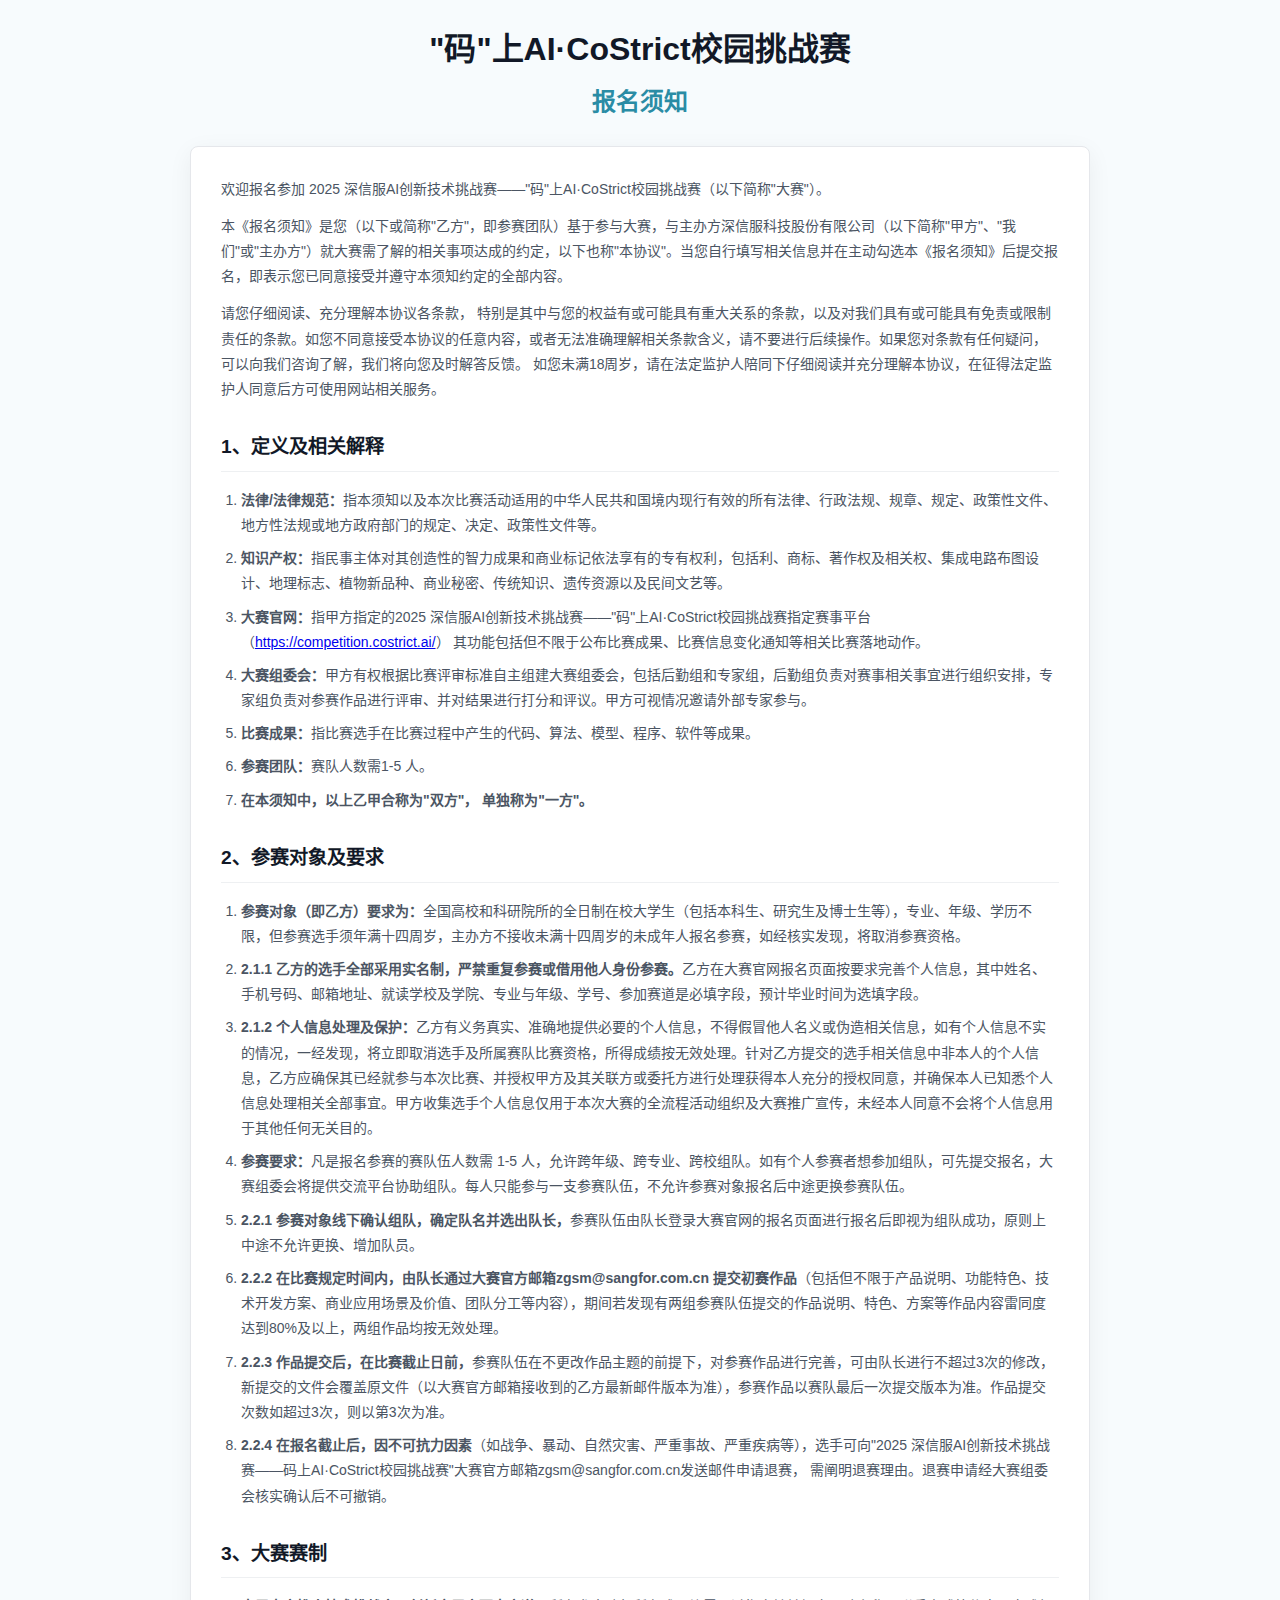
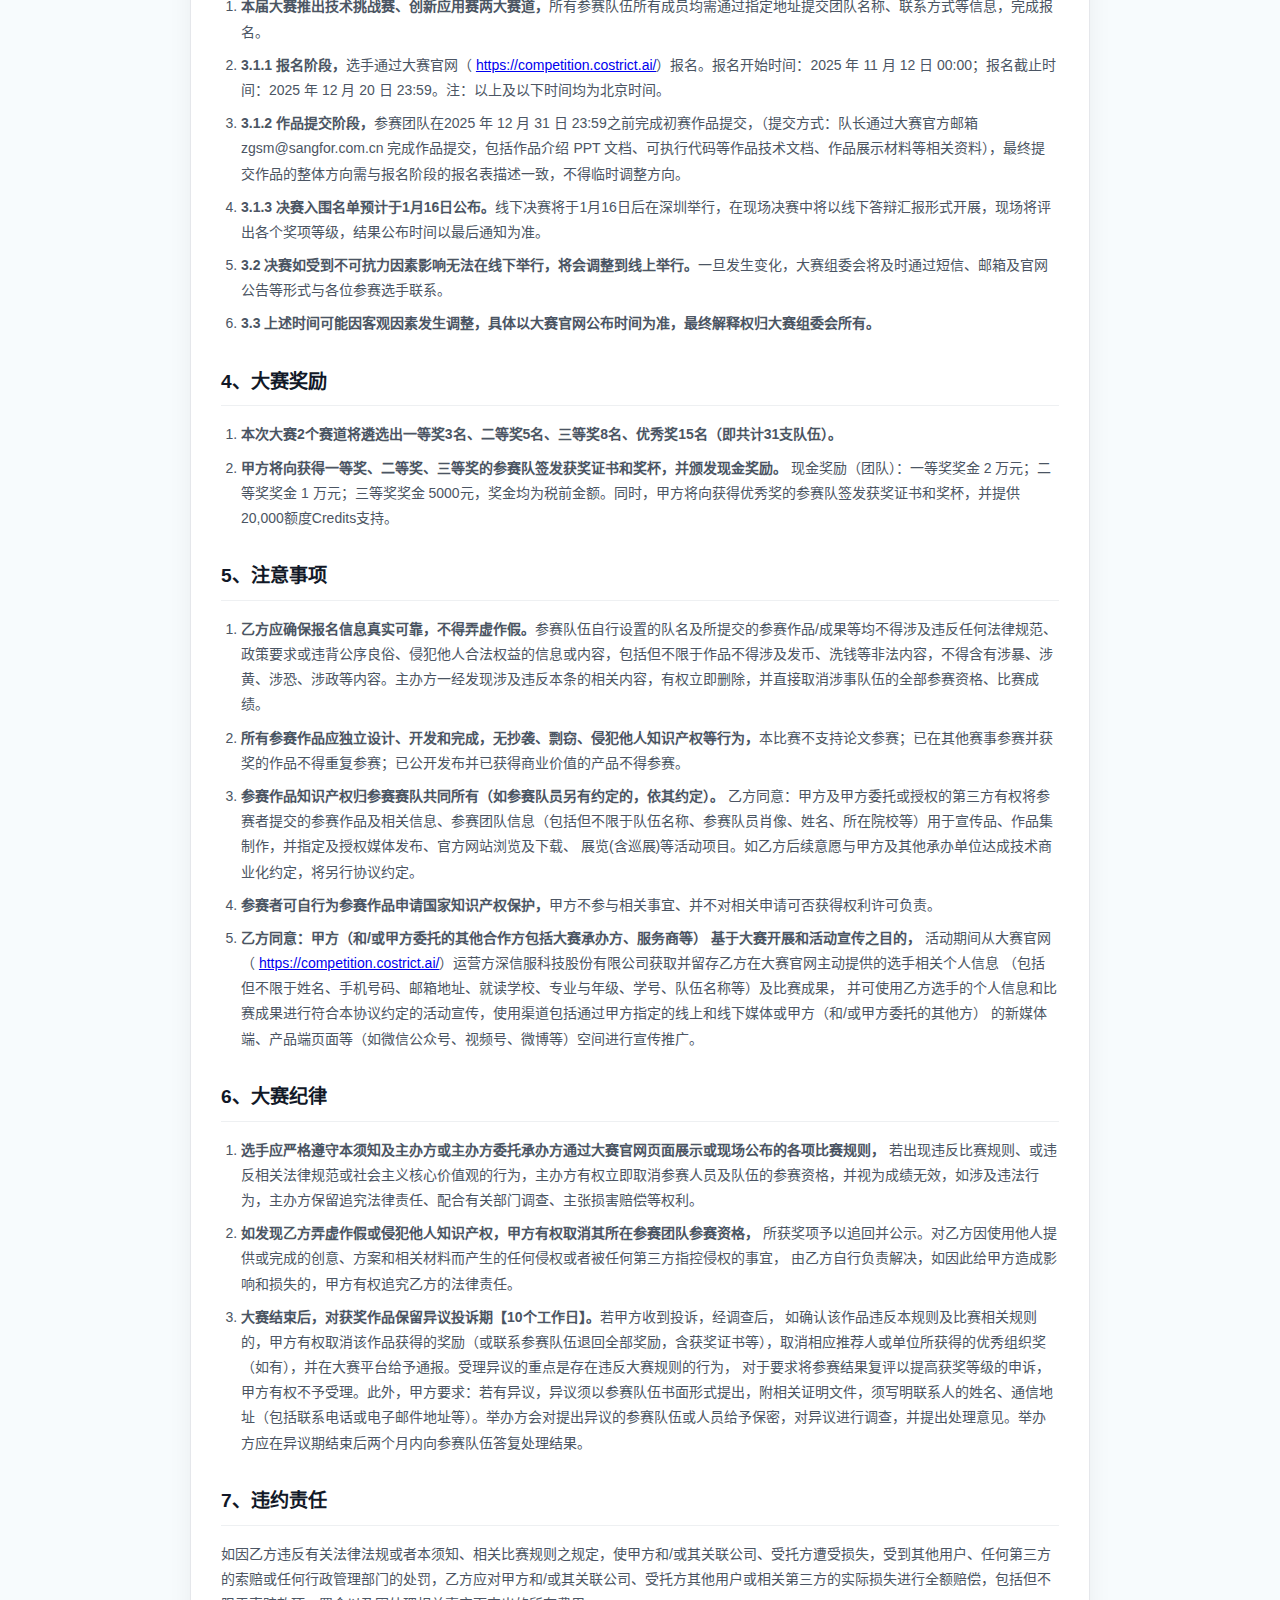
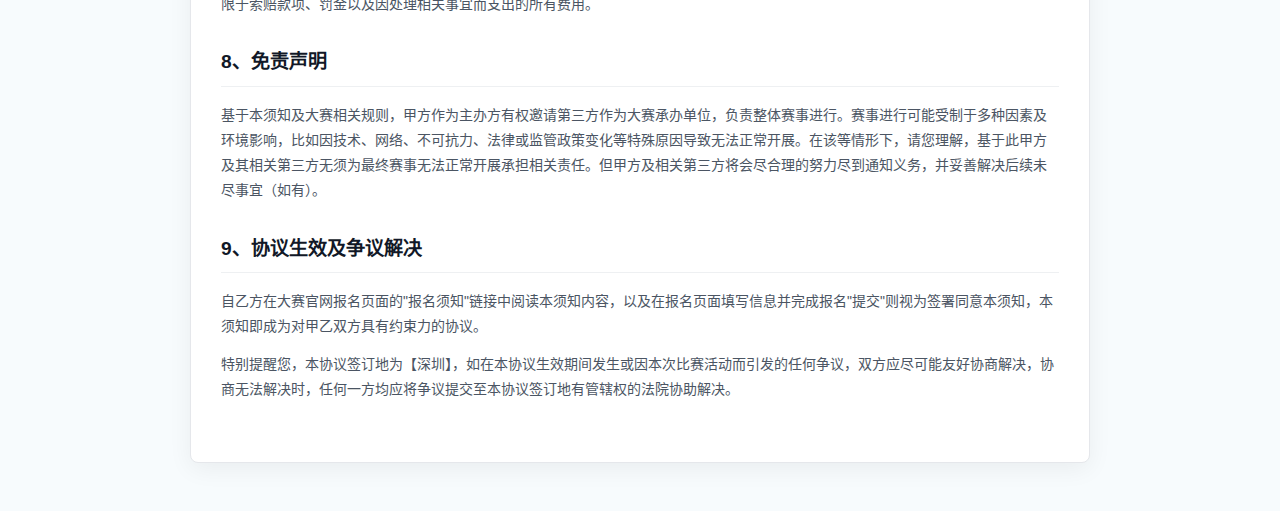
<file: web/notice.html>
<!DOCTYPE html>
<html lang="zh-CN">
<head>
    <meta charset="UTF-8">
    <meta name="viewport" content="width=device-width, initial-scale=1.0">
    <title>报名须知 - "码"上AI·CoStrict校园挑战赛</title>
    <link rel="stylesheet" href="static/styles.css">
    <style>
        /* 报名须知页面专用样式 */
        .notice-container {
            max-width: 900px;
            margin: 0 auto;
        }
        
        .notice-header {
            text-align: center;
            margin-bottom: 24px;
        }
        
        .notice-header h1 {
            font-size: 2rem;
            color: #111827;
            margin-bottom: 8px;
        }
        
        .notice-header h2 {
            font-size: 1.5rem;
            color: #2a8ca5;
            margin-bottom: 16px;
        }
        
        .notice-content {
            background: #fff;
            border: 1px solid #e5e7eb;
            border-radius: 8px;
            padding: 30px;
            box-shadow: 0 6px 24px rgba(0, 0, 0, 0.06);
            margin-bottom: 24px;
        }
        
        .notice-section {
            margin-bottom: 30px;
        }
        
        .notice-section h3 {
            font-size: 1.2rem;
            color: #111827;
            margin-bottom: 16px;
            padding-bottom: 8px;
            border-bottom: 1px solid #eef0f2;
        }
        
        .notice-section p, .notice-section li {
            font-size: 14px;
            line-height: 1.8;
            color: #4b5563;
            margin-bottom: 12px;
        }
        
        .notice-section ul {
            padding-left: 20px;
            margin-bottom: 16px;
        }
        
        .notice-section ol {
            padding-left: 20px;
            margin-bottom: 16px;
        }
        
        .notice-section li {
            margin-bottom: 8px;
        }
        
        .notice-back {
            text-align: center;
            margin-top: 24px;
        }
        
        .back-btn {
            background: #45afd5;
            color: #fff;
            border: none;
            padding: 10px 20px;
            font-size: 14px;
            border-radius: 4px;
            cursor: pointer;
            transition: background-color 0.2s ease, box-shadow 0.2s ease;
            text-decoration: none;
            display: inline-block;
        }
        
        .back-btn:hover {
            background: #3a9fc0;
            box-shadow: 0 2px 8px rgba(69, 175, 213, 0.30);
        }
        
        .highlight {
            background-color: #f7fbfd;
            border-left: 3px solid #45afd5;
            padding: 10px 12px;
            margin: 16px 0;
            border-radius: 0 4px 4px 0;
        }
        
        @media (max-width: 768px) {
            .notice-container {
                padding: 16px;
            }
            
            .notice-header h1 {
                font-size: 1.5rem;
            }
            
            .notice-header h2 {
                font-size: 1.2rem;
            }
            
            .notice-content {
                padding: 20px;
            }
        }
    </style>
</head>
<body>
    <div class="notice-container">
        <header class="notice-header">
            <h1>"码"上AI·CoStrict校园挑战赛</h1>
            <h2>报名须知</h2>
        </header>
        
        <main class="notice-content">
            <div class="notice-section">
                <p>欢迎报名参加 2025 深信服AI创新技术挑战赛——"码"上AI·CoStrict校园挑战赛（以下简称"大赛"）。</p>
                <p>本《报名须知》是您（以下或简称"乙方"，即参赛团队）基于参与大赛，与主办方深信服科技股份有限公司（以下简称"甲方"、"我们"或"主办方"）就大赛需了解的相关事项达成的约定，以下也称"本协议"。当您自行填写相关信息并在主动勾选本《报名须知》后提交报名，即表示您已同意接受并遵守本须知约定的全部内容。</p>
                <p>请您仔细阅读、充分理解本协议各条款， 特别是其中与您的权益有或可能具有重大关系的条款，以及对我们具有或可能具有免责或限制责任的条款。如您不同意接受本协议的任意内容，或者无法准确理解相关条款含义，请不要进行后续操作。如果您对条款有任何疑问，可以向我们咨询了解，我们将向您及时解答反馈。 如您未满18周岁，请在法定监护人陪同下仔细阅读并充分理解本协议，在征得法定监护人同意后方可使用网站相关服务。</p>
            </div>
            
            <div class="notice-section">
                <h3>1、定义及相关解释</h3>
                <ol>
                    <li><strong>法律/法律规范：</strong>指本须知以及本次比赛活动适用的中华人民共和国境内现行有效的所有法律、行政法规、规章、规定、政策性文件、地方性法规或地方政府部门的规定、决定、政策性文件等。</li>
                    <li><strong>知识产权：</strong>指民事主体对其创造性的智力成果和商业标记依法享有的专有权利，包括利、商标、著作权及相关权、集成电路布图设计、地理标志、植物新品种、商业秘密、传统知识、遗传资源以及民间文艺等。</li>
                    <li><strong>大赛官网：</strong>指甲方指定的2025 深信服AI创新技术挑战赛——"码"上AI·CoStrict校园挑战赛指定赛事平台（<a href="https://competition.costrict.ai/" target="_blank" rel="noopener noreferrer">https://competition.costrict.ai/</a>） 其功能包括但不限于公布比赛成果、比赛信息变化通知等相关比赛落地动作。</li>
                    <li><strong>大赛组委会：</strong>甲方有权根据比赛评审标准自主组建大赛组委会，包括后勤组和专家组，后勤组负责对赛事相关事宜进行组织安排，专家组负责对参赛作品进行评审、并对结果进行打分和评议。甲方可视情况邀请外部专家参与。</li>
                    <li><strong>比赛成果：</strong>指比赛选手在比赛过程中产生的代码、算法、模型、程序、软件等成果。</li>
                    <li><strong>参赛团队：</strong>赛队人数需1-5 人。</li>
                    <li><strong>在本须知中，以上乙甲合称为"双方"， 单独称为"一方"。</strong></li>
                </ol>
            </div>
            
            <div class="notice-section">
                <h3>2、参赛对象及要求</h3>
                <ol>
                    <li><strong>参赛对象（即乙方）要求为：</strong>全国高校和科研院所的全日制在校大学生（包括本科生、研究生及博士生等），专业、年级、学历不限，但参赛选手须年满十四周岁，主办方不接收未满十四周岁的未成年人报名参赛，如经核实发现，将取消参赛资格。</li>
                    <li>
                        <strong>2.1.1 乙方的选手全部采用实名制，严禁重复参赛或借用他人身份参赛。</strong>乙方在大赛官网报名页面按要求完善个人信息，其中姓名、手机号码、邮箱地址、就读学校及学院、专业与年级、学号、参加赛道是必填字段，预计毕业时间为选填字段。
                    </li>
                    <li>
                        <strong>2.1.2 个人信息处理及保护：</strong>乙方有义务真实、准确地提供必要的个人信息，不得假冒他人名义或伪造相关信息，如有个人信息不实的情况，一经发现，将立即取消选手及所属赛队比赛资格，所得成绩按无效处理。针对乙方提交的选手相关信息中非本人的个人信息，乙方应确保其已经就参与本次比赛、并授权甲方及其关联方或委托方进行处理获得本人充分的授权同意，并确保本人已知悉个人信息处理相关全部事宜。甲方收集选手个人信息仅用于本次大赛的全流程活动组织及大赛推广宣传，未经本人同意不会将个人信息用于其他任何无关目的。
                    </li>
                    <li><strong>参赛要求：</strong>凡是报名参赛的赛队伍人数需 1-5 人，允许跨年级、跨专业、跨校组队。如有个人参赛者想参加组队，可先提交报名，大赛组委会将提供交流平台协助组队。每人只能参与一支参赛队伍，不允许参赛对象报名后中途更换参赛队伍。</li>
                    <li><strong>2.2.1 参赛对象线下确认组队，确定队名并选出队长，</strong>参赛队伍由队长登录大赛官网的报名页面进行报名后即视为组队成功，原则上中途不允许更换、增加队员。</li>
                    <li><strong>2.2.2 在比赛规定时间内，由队长通过大赛官方邮箱zgsm@sangfor.com.cn 提交初赛作品</strong>（包括但不限于产品说明、功能特色、技术开发方案、商业应用场景及价值、团队分工等内容），期间若发现有两组参赛队伍提交的作品说明、特色、方案等作品内容雷同度达到80%及以上，两组作品均按无效处理。</li>
                    <li><strong>2.2.3 作品提交后，在比赛截止日前，</strong>参赛队伍在不更改作品主题的前提下，对参赛作品进行完善，可由队长进行不超过3次的修改， 新提交的文件会覆盖原文件（以大赛官方邮箱接收到的乙方最新邮件版本为准），参赛作品以赛队最后一次提交版本为准。作品提交次数如超过3次，则以第3次为准。</li>
                    <li><strong>2.2.4 在报名截止后，因不可抗力因素</strong>（如战争、暴动、自然灾害、严重事故、严重疾病等），选手可向"2025 深信服AI创新技术挑战赛——码上AI·CoStrict校园挑战赛"大赛官方邮箱zgsm@sangfor.com.cn发送邮件申请退赛， 需阐明退赛理由。退赛申请经大赛组委会核实确认后不可撤销。</li>
                </ol>
            </div>
            
            <div class="notice-section">
                <h3>3、大赛赛制</h3>
                <ol>
                    <li><strong>本届大赛推出技术挑战赛、创新应用赛两大赛道，</strong>所有参赛队伍所有成员均需通过指定地址提交团队名称、联系方式等信息，完成报名。</li>
                    <li>
                        <strong>3.1.1 报名阶段，</strong>选手通过大赛官网（ <a href="https://competition.costrict.ai/" target="_blank" rel="noopener noreferrer">https://competition.costrict.ai/</a>）报名。报名开始时间：2025 年 11 月 12 日 00:00；报名截止时间：2025 年 12 月 20 日 23:59。注：以上及以下时间均为北京时间。
                    </li>
                    <li>
                        <strong>3.1.2 作品提交阶段，</strong>参赛团队在2025 年 12 月 31 日 23:59之前完成初赛作品提交，（提交方式：队长通过大赛官方邮箱zgsm@sangfor.com.cn 完成作品提交，包括作品介绍 PPT 文档、可执行代码等作品技术文档、作品展示材料等相关资料），最终提交作品的整体方向需与报名阶段的报名表描述一致，不得临时调整方向。
                    </li>
                    <li>
                        <strong>3.1.3 决赛入围名单预计于1月16日公布。</strong>线下决赛将于1月16日后在深圳举行，在现场决赛中将以线下答辩汇报形式开展，现场将评出各个奖项等级，结果公布时间以最后通知为准。
                    </li>
                    <li><strong>3.2 决赛如受到不可抗力因素影响无法在线下举行，将会调整到线上举行。</strong>一旦发生变化，大赛组委会将及时通过短信、邮箱及官网公告等形式与各位参赛选手联系。</li>
                    <li><strong>3.3 上述时间可能因客观因素发生调整，具体以大赛官网公布时间为准，最终解释权归大赛组委会所有。</strong></li>
                </ol>
            </div>
            
            <div class="notice-section">
                <h3>4、大赛奖励</h3>
                <ol>
                    <li><strong>本次大赛2个赛道将遴选出一等奖3名、二等奖5名、三等奖8名、优秀奖15名（即共计31支队伍）。</strong></li>
                    <li>
                        <strong>甲方将向获得一等奖、二等奖、三等奖的参赛队签发获奖证书和奖杯，并颁发现金奖励。</strong> 现金奖励（团队）：一等奖奖金 2 万元；二等奖奖金 1 万元；三等奖奖金 5000元，奖金均为税前金额。同时，甲方将向获得优秀奖的参赛队签发获奖证书和奖杯，并提供20,000额度Credits支持。
                    </li>
                </ol>
            </div>
            
            <div class="notice-section">
                <h3>5、注意事项</h3>
                <ol>
                    <li><strong>乙方应确保报名信息真实可靠，不得弄虚作假。</strong>参赛队伍自行设置的队名及所提交的参赛作品/成果等均不得涉及违反任何法律规范、政策要求或违背公序良俗、侵犯他人合法权益的信息或内容，包括但不限于作品不得涉及发币、洗钱等非法内容，不得含有涉暴、涉黄、涉恐、涉政等内容。主办方一经发现涉及违反本条的相关内容，有权立即删除，并直接取消涉事队伍的全部参赛资格、比赛成绩。</li>
                    <li><strong>所有参赛作品应独立设计、开发和完成，无抄袭、剽窃、侵犯他人知识产权等行为，</strong>本比赛不支持论文参赛；已在其他赛事参赛并获奖的作品不得重复参赛；已公开发布并已获得商业价值的产品不得参赛。</li>
                    <li><strong>参赛作品知识产权归参赛赛队共同所有（如参赛队员另有约定的，依其约定）。</strong> 乙方同意：甲方及甲方委托或授权的第三方有权将参赛者提交的参赛作品及相关信息、参赛团队信息（包括但不限于队伍名称、参赛队员肖像、姓名、所在院校等）用于宣传品、作品集制作，并指定及授权媒体发布、官方网站浏览及下载、 展览(含巡展)等活动项目。如乙方后续意愿与甲方及其他承办单位达成技术商业化约定，将另行协议约定。</li>
                    <li><strong>参赛者可自行为参赛作品申请国家知识产权保护，</strong>甲方不参与相关事宜、并不对相关申请可否获得权利许可负责。</li>
                    <li>
                        <strong>乙方同意：甲方（和/或甲方委托的其他合作方包括大赛承办方、服务商等） 基于大赛开展和活动宣传之目的，</strong> 活动期间从大赛官网（ <a href="https://competition.costrict.ai/" target="_blank" rel="noopener noreferrer">https://competition.costrict.ai/</a>）运营方深信服科技股份有限公司获取并留存乙方在大赛官网主动提供的选手相关个人信息 （包括但不限于姓名、手机号码、邮箱地址、就读学校、专业与年级、学号、队伍名称等）及比赛成果， 并可使用乙方选手的个人信息和比赛成果进行符合本协议约定的活动宣传，使用渠道包括通过甲方指定的线上和线下媒体或甲方（和/或甲方委托的其他方） 的新媒体端、产品端页面等（如微信公众号、视频号、微博等）空间进行宣传推广。
                    </li>
                </ol>
            </div>
            
            <div class="notice-section">
                <h3>6、大赛纪律</h3>
                <ol>
                    <li><strong>选手应严格遵守本须知及主办方或主办方委托承办方通过大赛官网页面展示或现场公布的各项比赛规则，</strong> 若出现违反比赛规则、或违反相关法律规范或社会主义核心价值观的行为，主办方有权立即取消参赛人员及队伍的参赛资格，并视为成绩无效，如涉及违法行为，主办方保留追究法律责任、配合有关部门调查、主张损害赔偿等权利。</li>
                    <li><strong>如发现乙方弄虚作假或侵犯他人知识产权，甲方有权取消其所在参赛团队参赛资格，</strong> 所获奖项予以追回并公示。对乙方因使用他人提供或完成的创意、方案和相关材料而产生的任何侵权或者被任何第三方指控侵权的事宜， 由乙方自行负责解决，如因此给甲方造成影响和损失的，甲方有权追究乙方的法律责任。</li>
                    <li>
                        <strong>大赛结束后，对获奖作品保留异议投诉期【10个工作日】。</strong>若甲方收到投诉，经调查后， 如确认该作品违反本规则及比赛相关规则的，甲方有权取消该作品获得的奖励（或联系参赛队伍退回全部奖励，含获奖证书等），取消相应推荐人或单位所获得的优秀组织奖（如有），并在大赛平台给予通报。受理异议的重点是存在违反大赛规则的行为， 对于要求将参赛结果复评以提高获奖等级的申诉，甲方有权不予受理。此外，甲方要求：若有异议，异议须以参赛队伍书面形式提出，附相关证明文件，须写明联系人的姓名、通信地址（包括联系电话或电子邮件地址等）。举办方会对提出异议的参赛队伍或人员给予保密，对异议进行调查，并提出处理意见。举办方应在异议期结束后两个月内向参赛队伍答复处理结果。
                    </li>
                </ol>
            </div>
            
            <div class="notice-section">
                <h3>7、违约责任</h3>
                <p>如因乙方违反有关法律法规或者本须知、相关比赛规则之规定，使甲方和/或其关联公司、受托方遭受损失，受到其他用户、任何第三方的索赔或任何行政管理部门的处罚，乙方应对甲方和/或其关联公司、受托方其他用户或相关第三方的实际损失进行全额赔偿，包括但不限于索赔款项、罚金以及因处理相关事宜而支出的所有费用。</p>
            </div>
            
            <div class="notice-section">
                <h3>8、免责声明</h3>
                <p>基于本须知及大赛相关规则，甲方作为主办方有权邀请第三方作为大赛承办单位，负责整体赛事进行。赛事进行可能受制于多种因素及环境影响，比如因技术、网络、不可抗力、法律或监管政策变化等特殊原因导致无法正常开展。在该等情形下，请您理解，基于此甲方及其相关第三方无须为最终赛事无法正常开展承担相关责任。但甲方及相关第三方将会尽合理的努力尽到通知义务，并妥善解决后续未尽事宜（如有）。</p>
            </div>
            
            <div class="notice-section">
                <h3>9、协议生效及争议解决</h3>
                <p>自乙方在大赛官网报名页面的"报名须知"链接中阅读本须知内容，以及在报名页面填写信息并完成报名"提交"则视为签署同意本须知，本须知即成为对甲乙双方具有约束力的协议。</p>
                <p>特别提醒您，本协议签订地为【深圳】，如在本协议生效期间发生或因本次比赛活动而引发的任何争议，双方应尽可能友好协商解决，协商无法解决时，任何一方均应将争议提交至本协议签订地有管辖权的法院协助解决。</p>
            </div>
        </main>
        </div>
    </div>
</body>
</html>
</file>
<file: web/static/styles.css>
/* 基础样式重置 */
* {
    margin: 0;
    padding: 0;
    box-sizing: border-box;
}

body {
    font-family: -apple-system, BlinkMacSystemFont, "Segoe UI", Roboto, "Helvetica Neue", Arial, sans-serif;
    background: #f7fbfd; /* 使用浅蓝色背景，更贴近深信服色调 */
    min-height: 100vh;
    padding: 24px;
    line-height: 1.6;
    color: #2f3133;
}

.container {
    max-width: 800px;
    margin: 0 auto;
}

/* 截止时间提醒样式 */
.deadline-notice .intro {
    background: #e6f7ff;
    border: 1px solid #91d5ff;
    border-radius: 8px;
    padding: 16px 24px;
    box-shadow: 0 6px 24px rgba(0, 0, 0, 0.06);
    margin-bottom: 0;
}

.deadline-content {
    display: flex;
    align-items: center;
    font-size: 16px;
    color: #0958d9;
    font-weight: 500;
}

.deadline-label {
    margin-right: 5px;
}

.deadline-time {
    font-weight: 600;
}

/* 头部样式 */
.header {
    text-align: center;
    color: #222;
    margin-bottom: 12px;
    padding: 0 4px;
}

/* 顶部图片横幅 */
.hero-banner {
    margin-bottom: 16px;
    border-radius: 8px;
    overflow: hidden;
    border: 1px solid #e5e7eb;
    background: #f0f2f5;
}

.hero-banner img {
    display: block;
    width: 100%;
    height: 200px; /* 更接近参考截图高度 */
    object-fit: cover;
}

/* 参赛须知 */
.intro {
    background: #fff;
    border: 1px solid #e5e7eb;
    border-radius: 8px;
    padding: 20px 24px;
    box-shadow: 0 6px 24px rgba(0, 0, 0, 0.06);
    margin-bottom: 16px;
}

.notice-list {
    color: #4b5563;
    font-size: 14px;
    margin-left: 18px;
}

.notice-list li + li { margin-top: 8px; }

.intro .link { color: #45afd5; text-decoration: none; }
.intro .link:hover { text-decoration: underline; }

.tip { color: #6b7280; font-size: 13px; margin-top: 12px; }

.header h1 {
    font-size: 1.75rem;
    margin-bottom: 6px;
    font-weight: 600;
}

.subtitle {
    font-size: 0.95rem;
    color: #5f6368;
}

/* 表单容器 */
.form {
    background: #fff;
    border-radius: 8px;
    padding: 28px;
    box-shadow: 0 6px 24px rgba(0, 0, 0, 0.06);
    border: 1px solid #e5e7eb;
}

/* 内联输入（区号 + 手机号） */
.input-inline {
    display: block; /* 仅手机号输入时使用单列布局，避免过窄 */
}

.input-inline select {
    padding: 10px 12px;
    border: 1px solid #dcdfe6;
    border-radius: 4px;
    background-color: #fff;
    font-size: 14px;
}

/* (移除学籍上传相关样式) */

/* 单选按钮组 */
.radio-group { display: flex; gap: 24px; }
.radio-group label { color: #4b5563; font-weight: 500; }

.form-section {
    margin-bottom: 30px;
}

.form-section:not(:last-child) {
    border-bottom: 1px solid #e0e0e0;
    padding-bottom: 30px;
}

.form-section h2 {
    font-size: 1.1rem;
    color: #111827;
    margin-bottom: 14px;
    padding-bottom: 8px;
    border-bottom: 1px solid #eef0f2;
}

/* 表单组 */
.form-group {
    margin-bottom: 10px;
}

.form-group label {
    display: block;
    margin-bottom: 8px;
    font-weight: 700; /* 加粗 */
    color: #111827; /* 加黑（更深的文本色） */
    font-size: 0.95rem;
}

.field-description {
    background: #f7fbfd;
    border-left: 3px solid #45afd5;
    padding: 10px 12px;
    margin-bottom: 10px;
    border-radius: 0 4px 4px 0;
}

.field-description p {
    margin: 0 0 6px 0;
    font-size: 13px;
    color: #4b5563;
    line-height: 1.5;
}

.field-description p:last-child {
    margin-bottom: 0;
}

.form-group label.required::after {
    content: " *";
    color: #e74c3c;
}

.form-group input,
.form-group select,
.form-group textarea {
    width: 100%;
    padding: 10px 12px;
    border: 1px solid #dcdfe6;
    border-radius: 4px;
    font-size: 14px;
    transition: border-color 0.2s ease, box-shadow 0.2s ease;
    font-family: inherit;
    background-color: #fff;
}

.form-group input:focus,
.form-group select:focus,
.form-group textarea:focus {
    outline: none;
    border-color: #45afd5; /* 深信服蓝色主色 */
    box-shadow: 0 0 0 3px rgba(69, 175, 213, 0.15);
}

.form-group input:invalid:not(:placeholder-shown),
.form-group select:invalid:not(:placeholder-shown) {
    border-color: #d93025;
}

.form-group textarea {
    resize: vertical;
    min-height: 120px;
}

/* 错误提示 */
.error-message {
    display: block;
    color: #d93025;
    font-size: 12px;
    margin-top: 6px;
    min-height: 18px;
}

/* 提交按钮 */
.form-actions {
    text-align: center;
    margin-top: 24px;
}

.submit-btn {
    background: #45afd5;
    color: #fff;
    border: 1px solid #3a9fc0;
    padding: 10px 20px;
    font-size: 14px;
    border-radius: 4px;
    cursor: pointer;
    transition: background-color 0.2s ease, box-shadow 0.2s ease, transform 0.02s ease;
    font-weight: 500;
    min-width: 120px;
}

.submit-btn:hover:not(:disabled) {
    background: #3a9fc0;
    box-shadow: 0 2px 8px rgba(69, 175, 213, 0.30);
}

.submit-btn:active:not(:disabled) {
    transform: translateY(1px);
}

.submit-btn:disabled {
    opacity: 0.6;
    cursor: not-allowed;
}

/* 成功提示 */
.success-message {
    background: #fff;
    border-radius: 8px;
    padding: 24px;
    box-shadow: 0 6px 24px rgba(0, 0, 0, 0.06);
    border: 1px solid #e5e7eb;
    text-align: center;
    margin-top: 16px;
}

/* 同意条款 */
.agree {
    margin-top: 8px;
    margin-bottom: 8px;
}

.checkbox {
    color: #4b5563;
    font-size: 13px;
    display: flex;
    align-items: center;
}

.checkbox input {
    margin-right: 6px;
}

.checkbox .link {
    color: #45afd5;
    text-decoration: none;
    margin-left: 4px;
}

.checkbox .link:hover { text-decoration: underline; }

.success-content {
    max-width: 400px;
    margin: 0 auto;
}

.success-icon {
    width: 48px;
    height: 48px;
    color: #22c55e;
    margin: 0 auto 12px;
    stroke-width: 2.5;
}

.success-content h3 {
    font-size: 1.25rem;
    color: #14532d;
    margin-bottom: 6px;
}

.success-content p {
    color: #666;
    font-size: 1rem;
}

/* 响应式设计 */
@media (max-width: 768px) {
    body {
        padding: 16px;
    }

    .header h1 {
        font-size: 1.5rem;
    }

    .form {
        padding: 20px;
    }

    .form-section h2 {
        font-size: 1rem;
    }

    .submit-btn {
        width: 100%;
        padding: 12px;
    }
}

@media (max-width: 480px) {
    .header h1 {
        font-size: 1.25rem;
    }

    .subtitle {
        font-size: 0.9rem;
    }

    .form {
        padding: 16px 14px;
    }
}

/* 加载动画 */
@keyframes spin {
    0% { transform: rotate(0deg); }
    100% { transform: rotate(360deg); }
}

.btn-loader::before {
    content: "";
    display: inline-block;
    width: 14px;
    height: 14px;
    border: 2px solid rgba(255, 255, 255, 0.35);
    border-top-color: #fff;
    border-radius: 50%;
    animation: spin 0.8s linear infinite;
    margin-right: 8px;
    vertical-align: middle;
}

/* ========== Toast 通知 ========== */
.toast-container {
    position: fixed;
    top: 16px;
    right: 16px;
    z-index: 9999;
    display: flex;
    flex-direction: column;
    gap: 10px;
    pointer-events: none; /* 允许点击穿透到页面（单个 toast 自行控制） */
}

.toast {
    min-width: 240px;
    max-width: 90vw;
    background: #fff;
    border: 1px solid #e5e7eb;
    border-left-width: 4px;
    border-radius: 6px;
    box-shadow: 0 10px 30px rgba(0, 0, 0, 0.08);
    padding: 10px 12px 10px 12px;
    display: flex;
    align-items: flex-start;
    gap: 10px;
    color: #374151;
    pointer-events: auto; /* 允许 hover/点击关闭 */
    animation: toast-in 200ms ease-out;
}

.toast .toast-icon {
    flex: 0 0 auto;
    width: 18px;
    height: 18px;
    margin-top: 2px;
}

.toast .toast-content {
    flex: 1 1 auto;
}

.toast .toast-title {
    font-weight: 600;
    font-size: 14px;
    margin-bottom: 2px;
}

.toast .toast-message {
    font-size: 13px;
    color: #4b5563;
}

.toast .toast-close {
    flex: 0 0 auto;
    margin-left: 8px;
    background: transparent;
    border: none;
    color: #9ca3af;
    cursor: pointer;
    padding: 2px;
}

.toast-info { border-left-color: #5cbbdb; }
.toast-success { border-left-color: #22c55e; }
.toast-error { border-left-color: #ef4444; }

@keyframes toast-in {
    0% { opacity: 0; transform: translateY(-6px) scale(0.98); }
    100% { opacity: 1; transform: translateY(0) scale(1); }
}

@keyframes toast-out {
    0% { opacity: 1; transform: translateY(0) scale(1); }
    100% { opacity: 0; transform: translateY(-6px) scale(0.98); }
}

@media (max-width: 480px) {
    .toast-container {
        left: 12px;
        right: 12px;
    }
}

/* 团队成员表单样式 */
.member-item {
    border: 1px solid #e5e7eb;
    border-radius: 8px;
    padding: 20px;
    margin-bottom: 20px;
    background-color: #f0f7fa;
    position: relative;
}

.member-header {
    display: flex;
    justify-content: space-between;
    align-items: center;
    margin-bottom: 16px;
    padding-bottom: 8px;
    border-bottom: 1px solid #e0e0e0;
}

.member-header h3 {
    font-size: 1.1rem;
    color: #111827;
    margin: 0;
    font-weight: 600;
}

.member-captain {
    color: #4b5563;
    font-size: 0.9rem;
}

.member-captain input {
    margin-right: 6px;
}

.member-captain {
    color: #4b5563;
    font-size: 0.9rem;
    padding: 4px 8px;
    border-radius: 4px;
    border: 1px solid #d1d5db;
}

.member-captain.captain-selected {
    background-color: #e6f7fa;
    border: 1px solid #5cbbdb;
    color: #2a8ca5;
    font-weight: 600;
}

.member-remove {
    margin-left: 12px;
}

.remove-member-btn {
    background: #ef4444;
    color: #fff;
    border: none;
    padding: 4px 8px;
    border-radius: 4px;
    font-size: 0.8rem;
    cursor: pointer;
    transition: background-color 0.2s ease;
}

.remove-member-btn:hover {
    background: #d62828;
}

.secondary-btn {
    background: #68c2db;
    color: #fff;
    border: none;
    padding: 8px 16px;
    border-radius: 4px;
    font-size: 0.9rem;
    cursor: pointer;
    transition: background-color 0.2s ease;
}

.member-actions {
    display: flex;
    align-items: center;
    gap: 12px;
}

.toggle-btn {
    background: #e6f7fa;
    color: #2a8ca5;
    border: 1px solid #a3ddeb;
    padding: 2px 6px;
    border-radius: 4px;
    font-size: 0.7rem;
    margin-left: 8px;
    cursor: pointer;
    transition: all 0.2s ease;
    position: relative;
    top: -2px;
}

.toggle-btn:hover {
    background: #d0edf7;
    border-color: #5cbbdb;
}

.member-header h3 .toggle-btn {
    font-size: 0.7rem;
    padding: 2px 6px;
    margin-left: 8px;
}

.member-content {
    transition: all 0.3s ease;
    overflow: hidden;
}

.member-name-display {
    color: #6b7280;
    font-weight: 500;
    font-size: 0.9rem;
}

.secondary-btn:hover {
    background: #5cbbdb;
}

/* 文本框样式调整 */
.form-group textarea {
    resize: vertical;
    min-height: 120px;
    line-height: 1.5;
}

/* 联系我们页脚 */
.contact-footer {
    background: #f0f7fa;
    border-top: 1px solid #d0edf7;
    margin-top: 32px;
    padding: 24px 0;
    box-shadow: 0 -2px 8px rgba(69, 175, 213, 0.08);
}

.contact-footer h3 {
    font-size: 1.1rem;
    color: #111827;
    margin-bottom: 12px;
    font-weight: 600;
    text-align: center;
}

.contact-info {
    text-align: center;
}

.contact-info p {
    color: #4b5563;
    font-size: 14px;
    margin-bottom: 8px;
    line-height: 1.5;
}

.contact-info p:last-child {
    margin-bottom: 0;
}

.qr-code-container {
    margin-top: 12px;
    text-align: center;
}

.qr-code {
    max-width: 180px;
    height: auto;
    border: 1px solid #e5e7eb;
    border-radius: 4px;
    padding: 4px;
    background: #fff;
}
</file>
